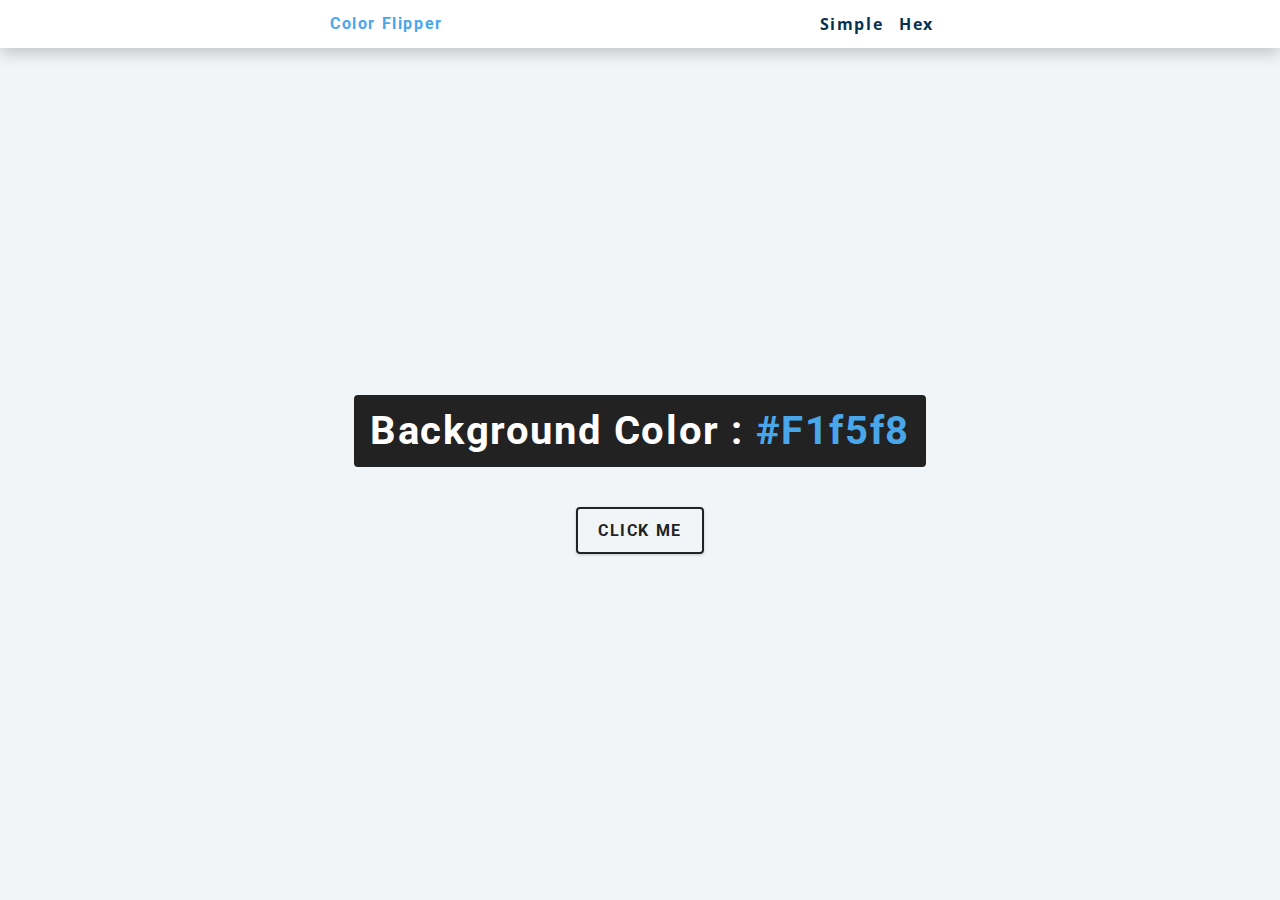
<file: color-flipper/index.html>
<!DOCTYPE html>
<html lang="en">
  <head>
    <meta charset="UTF-8" />
    <meta name="viewport" content="width=device-width, initial-scale=1.0" />
    <title>Color Flipper || Simple</title>

    <!-- styles -->
    <link rel="stylesheet" href="styles.css" />
  </head>
  <body>
    <nav>
      <div class="nav-center">
        <h4 href="index.html">color flipper</h4>
        <ul class="nav-links">
          <li><a href="index.html">simple</a></li>
          <li><a href="hex.html">hex</a></li>
        </ul>
      </div>
    </nav>
    <main>
      <div class="container">
        <h2>background color : <span class="color">#f1f5f8</span></h2>
        <button class="btn btn-hero" id="btn">click me</button>
      </div>
    </main>
    <!-- javascript -->
    <script src="script.js"></script>
  </body>
</html>
</file>
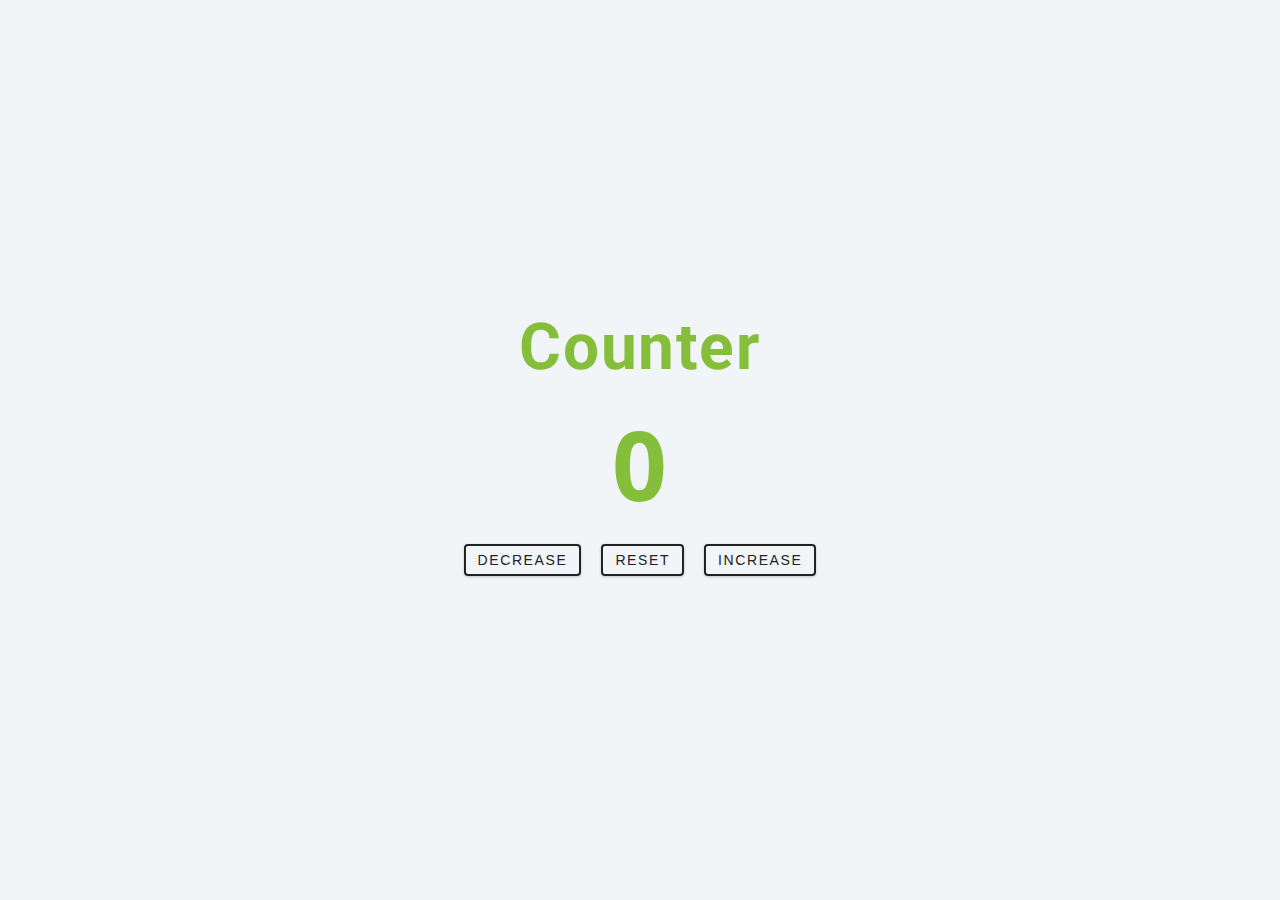
<file: Counter/index.html>
<!DOCTYPE html>
<html lang="en">
<head>
    <meta charset="UTF-8">
    <meta http-equiv="X-UA-Compatible" content="IE=edge">
    <meta name="viewport" content="width=device-width, initial-scale=1.0">
    <title>Counter</title>
    <link rel="stylesheet" href="styles.css">
</head>
<body>
    <main>
        <div class="container">
            <h1>Counter</h1>
            <span id="value">0</span>
            <div class="button-container">
                <button class="btn decrease">decrease</button>
                <button class="btn reset">reset</button>
                <button class="btn increase">increase</button>
            </div>
        </div>
    </main>

    <script src="script.js"></script>
</body>
</html>
</file>
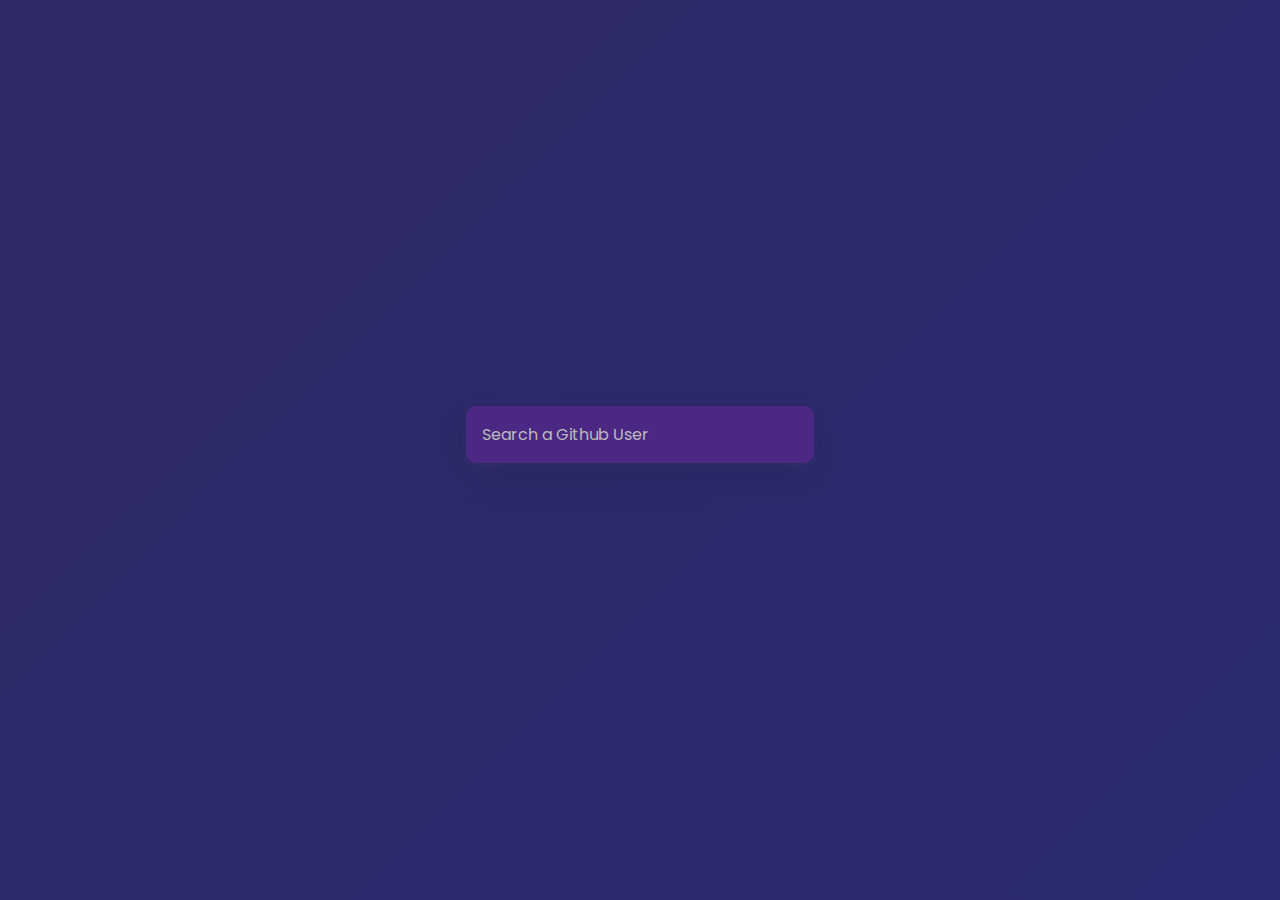
<file: github-profiles/index.html>
<!DOCTYPE html>
<html lang="en">
<head>
    <meta charset="UTF-8">
    <meta http-equiv="X-UA-Compatible" content="IE=edge">
    <meta name="viewport" content="width=device-width, initial-scale=1.0">
    <title>Github Profiles</title>
    <link rel="stylesheet" href="styles.css">
    <script src="script.js" defer></script>
</head>
<body>
    <form id="form">
        <input type="text" id="search" placeholder="Search a Github User">
    </form>
    <main id="main"></main>
</body>
</html>
</file>
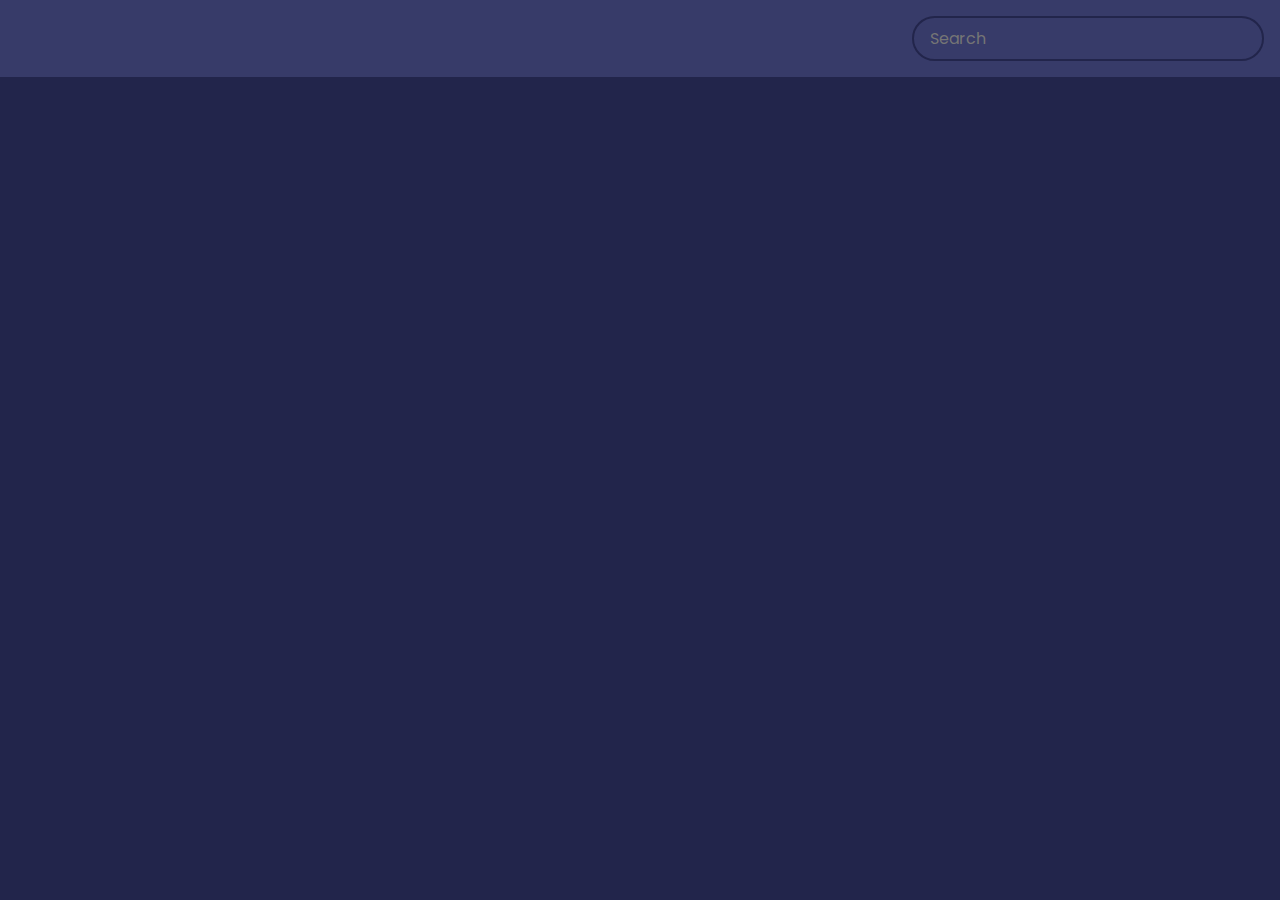
<file: movie-app/index.html>
<!DOCTYPE html>
<html lang="en">
<head>
    <meta charset="UTF-8">
    <meta http-equiv="X-UA-Compatible" content="IE=edge">
    <meta name="viewport" content="width=device-width, initial-scale=1.0">
    <title>Movie App</title>
    <link rel="stylesheet" href="styles.css">
    <script src="script.js" defer></script>
</head>
<body>
    <header>
        <form id="form">
        <input type="text" id="search" class="search" placeholder="Search">
        </form>
    </header>
    <main id="main"></main>
</body>
</html>
</file>
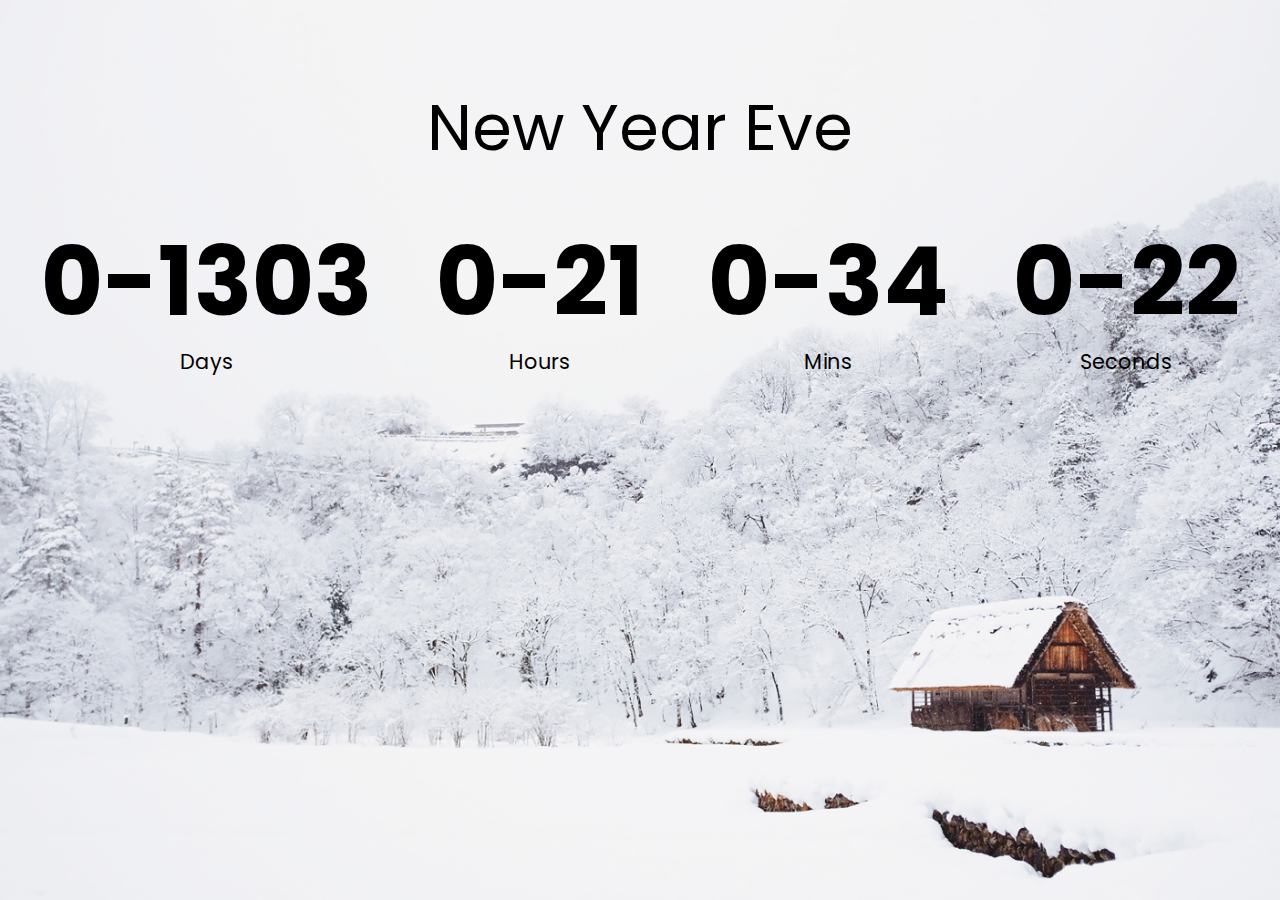
<file: newyear-timer/index.html>
<!DOCTYPE html>
<html lang="en">
<head>
    <meta charset="UTF-8">
    <meta http-equiv="X-UA-Compatible" content="IE=edge">
    <meta name="viewport" content="width=device-width, initial-scale=1.0">
    <title>Countdown Timer</title>
    <link rel="stylesheet" href="styles.css">
</head>
<body>
    
    <h1>New Year Eve</h1>

    <div class="countdown-container">
        <div class="countdown-el days">
            <p class="big-text" id="days">0</p>
            <span>Days</span>
        </div>
        <div class="countdown-el hours">
            <p class="big-text" id="hours">0</p>
            <span>Hours</span>
        </div>
        <div class="countdown-el mins-c">
            <p class="big-text" id="mins">0</p>
            <span>Mins</span>
        </div>
        <div class="countdown-el seconds-c">
            <p class="big-text" id="seconds">0</p>
            <span>Seconds</span>
        </div>
    </div>

    <script src="script.js"></script>
</body>
</html>
</file>
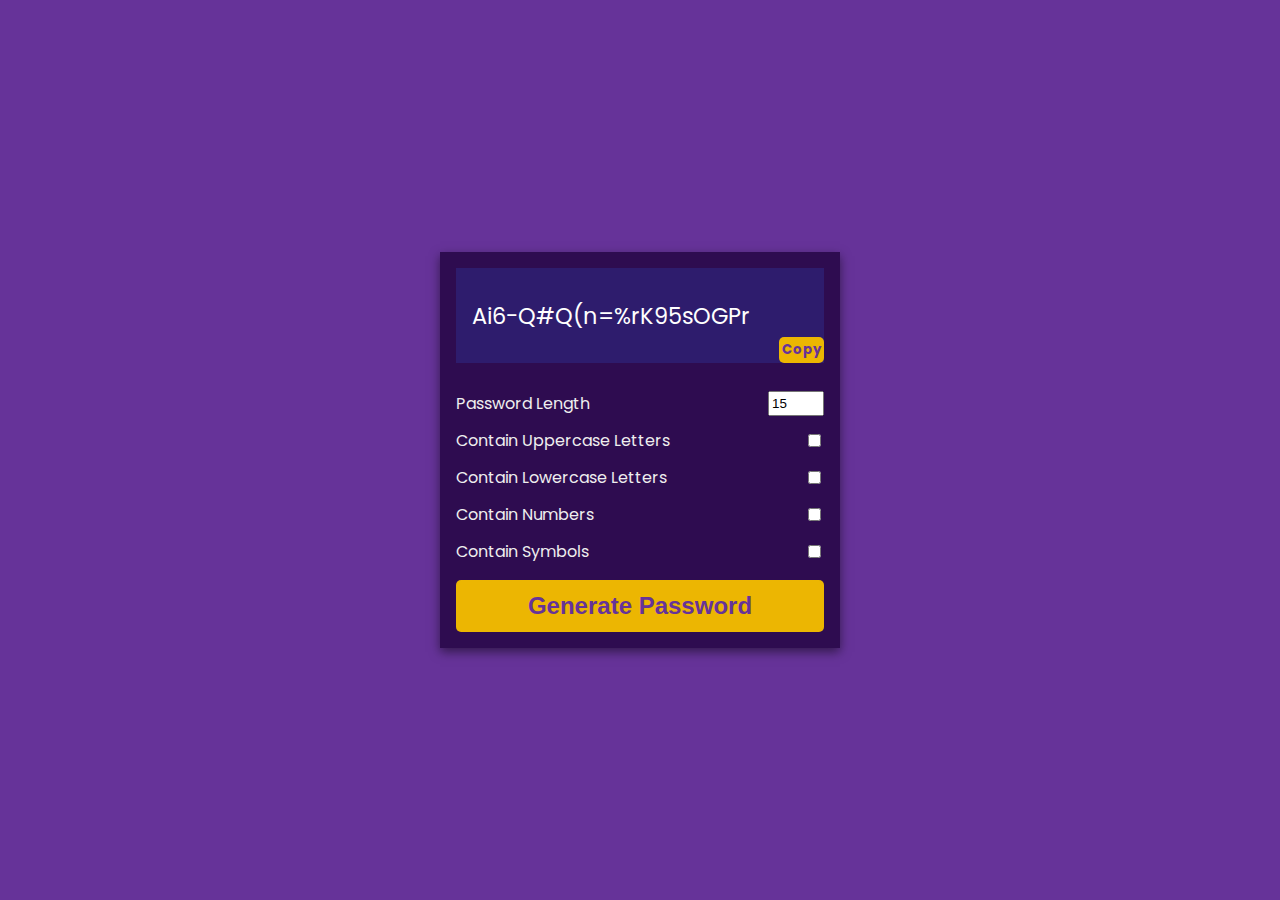
<file: password-generator/index.html>
<!DOCTYPE html>
<html lang="en">
<head>
    <meta charset="UTF-8">
    <meta http-equiv="X-UA-Compatible" content="IE=edge">
    <meta name="viewport" content="width=device-width, initial-scale=1.0">
    <title>Password Generator</title>
    <link rel="stylesheet" href="styles.css">
    <script src="script.js" defer></script>
</head>
<body>
    <div class="pw-container">
        <div class="pw-header">
            <div class="pw">
                <span id="pw">Ai6-Q#Q(n=%rK95sOGPr</span>
                <button id="copy">Copy</button>
            </div>
        </div>
        <div class="pw-body">
            <div class="form-control">
                <label for="len">Password Length</label>
                <input type="number" id="len" value="15" min="4" max="30">
            </div>
            <div class="form-control">
                <label for="upper">Contain Uppercase Letters</label>
                <input type="checkbox" id="upper">
            </div>
            <div class="form-control">
                <label for="len">Contain Lowercase Letters</label>
                <input type="checkbox" id="lower">
            </div>
            <div class="form-control">
                <label for="number">Contain Numbers</label>
                <input type="checkbox" id="number">
            </div>
            <div class="form-control">
                <label for="len">Contain Symbols</label>
                <input type="checkbox" id="symbol">
            </div> 
            <button class="generate" id="generate">Generate Password</button>
        </div>
    </div>
</body>
</html>
</file>
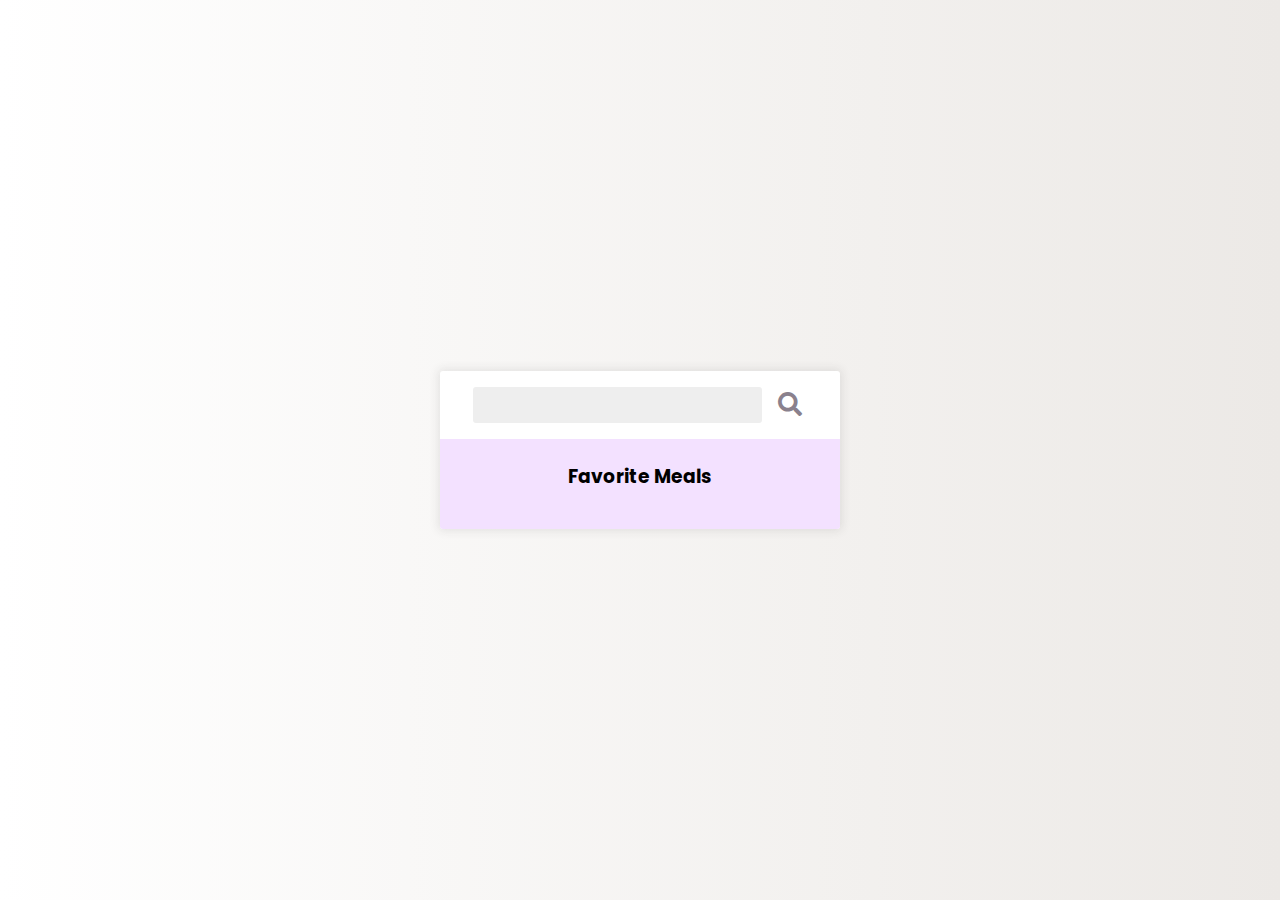
<file: recipie-app/index.html>
<!DOCTYPE html>
<html lang="en">
<head>
    <meta charset="UTF-8">
    <meta http-equiv="X-UA-Compatible" content="IE=edge">
    <meta name="viewport" content="width=device-width, initial-scale=1.0">
    <title>Recipie App</title>
    <link rel="stylesheet" href="https://cdnjs.cloudflare.com/ajax/libs/font-awesome/5.14.0/css/all.min.css">
    <link rel="stylesheet" href="styles.css">
    <script src="script.js" defer></script>
</head>
<body>
    <div class="mobile-container">
        <header>
            <input type="text" name="meal" id="search-term">
            <button id="search" name="meal" type="submit"><i class="fas fa-search"></i></button>
        </header>
        <div class="fav-container">
            <h3>Favorite Meals</h3>
            <ul class="fav-meals" id="fav-meals"></ul>
        </div>
        <div class="meals" id="meals"></div>
    </div>

    <div class="popup-container hidden" id="meal-popup">
        <div class="popup">
            <button id="close-popup" class="close-popup">
                <i class="fas fa-times"></i>
            </button>
            <div class="meal-info" id="meal-info"></div>
        </div>
    </div>
</body>
</html>
</file>
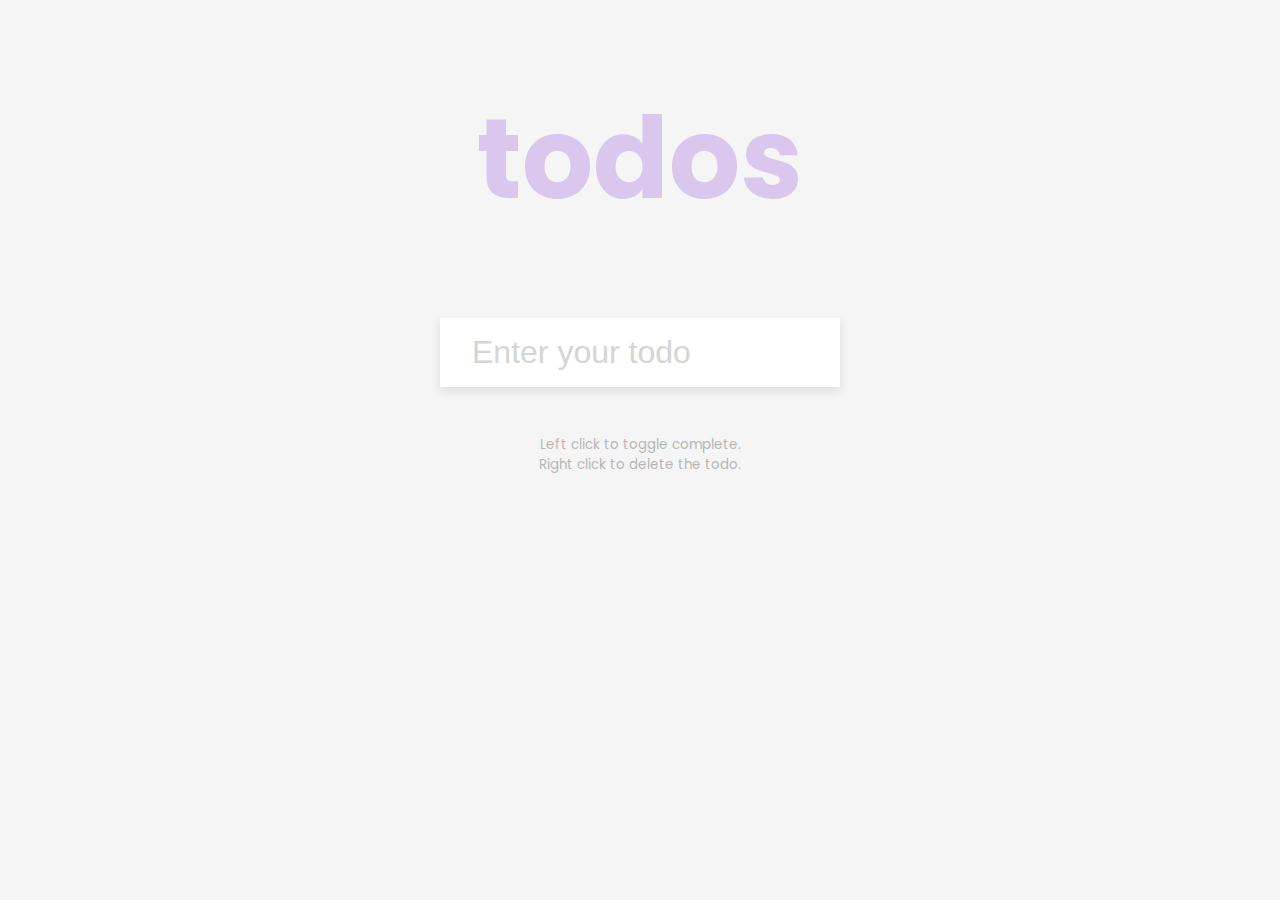
<file: todo-app/index.html>
<!DOCTYPE html>
<html lang="en">
<head>
    <meta charset="UTF-8">
    <meta http-equiv="X-UA-Compatible" content="IE=edge">
    <meta name="viewport" content="width=device-width, initial-scale=1.0">
    <title>Todo App</title>
    <link rel="stylesheet" href="styles.css">
    <script src="script.js" defer></script>
</head>
<body>
    <h1>todos</h1>
    <form id="form"><input type="text" id="input" class="input" placeholder="Enter your todo" autocomplete="off">
    <ul class="todos" id="todos"></ul>
    </form>
    <small>Left click to toggle complete. <br> Right click to delete the todo.</small>
</body>
</html>
</file>
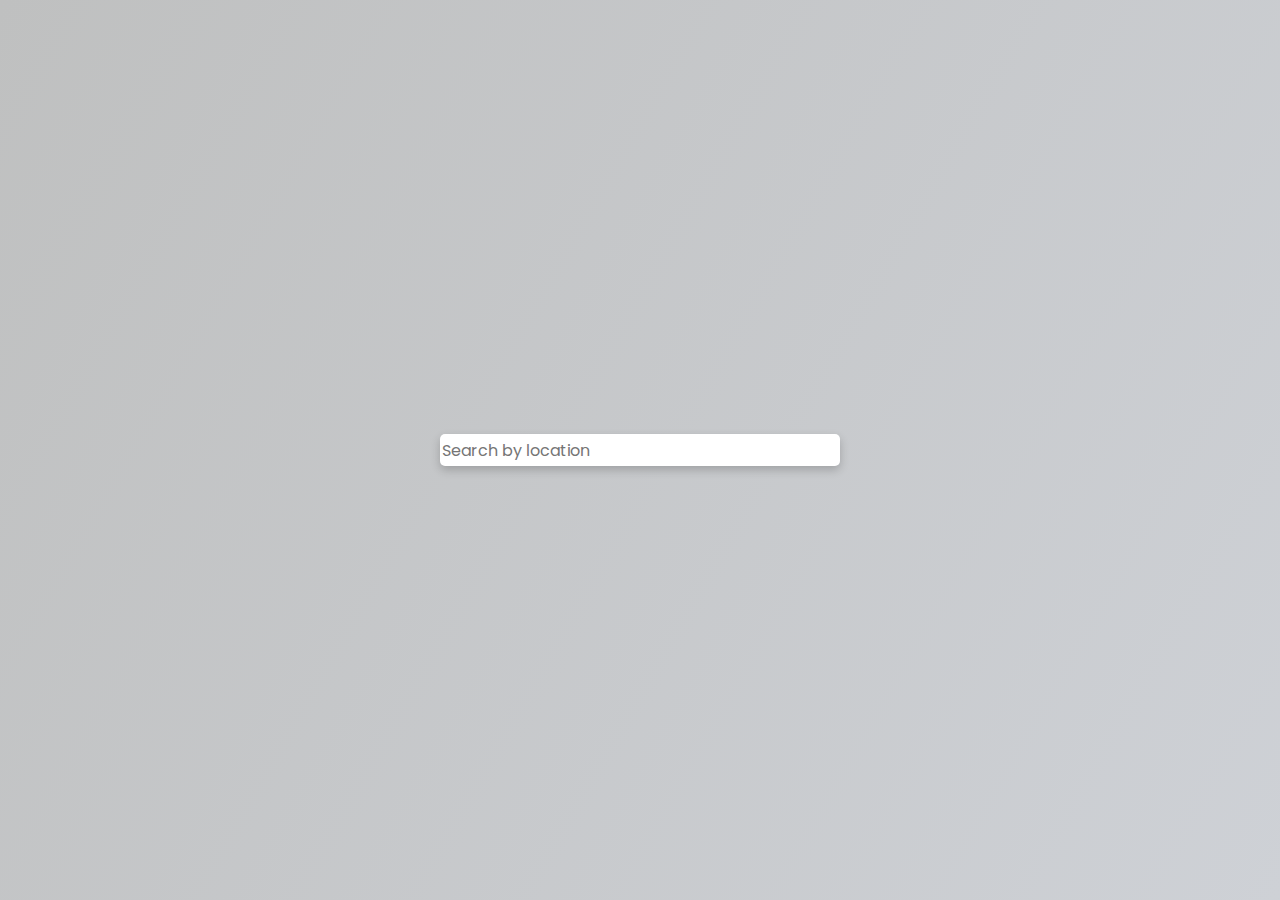
<file: weather-app/index.html>
<!DOCTYPE html>
<html lang="en">
<head>
    <meta charset="UTF-8">
    <meta http-equiv="X-UA-Compatible" content="IE=edge">
    <meta name="viewport" content="width=device-width, initial-scale=1.0">
    <title>Weather App</title>
    <link rel="stylesheet" href="styles.css">
    <script src="script.js" defer></script>
</head>
<body>
    <form id="form">
        <input type="text" id="search" placeholder="Search by location" autocomplete="off">
    </form>
    <main class="main" id="main">
        
    </main>
</body>
</html>
</file>
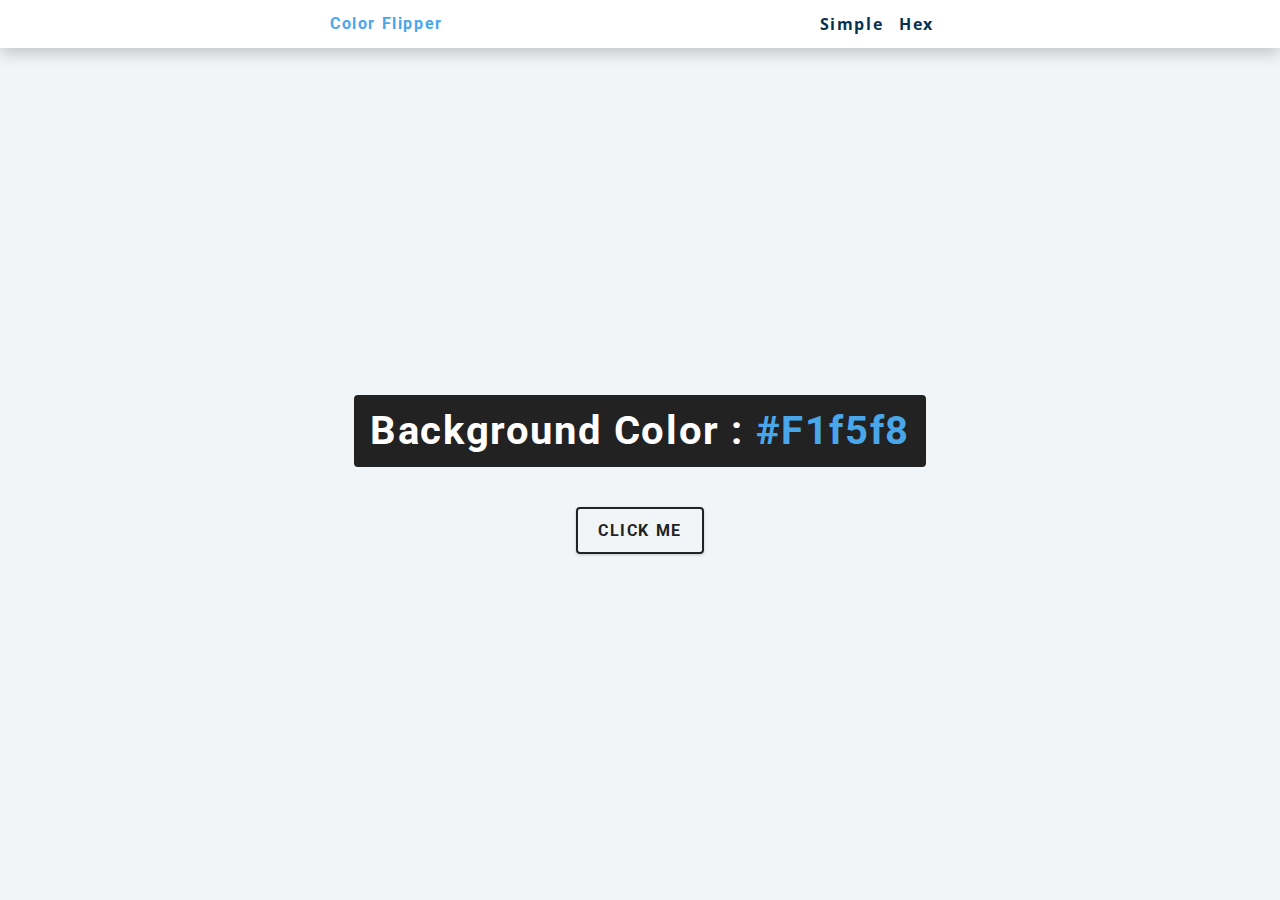
<file: color-flipper/hex.html>
<!DOCTYPE html>
<html lang="en">
  <head>
    <meta charset="UTF-8" />
    <meta name="viewport" content="width=device-width, initial-scale=1.0" />
    <title>Color Flipper || Hex</title>

    <!-- styles -->
    <link rel="stylesheet" href="styles.css" />
  </head>

  <body>
    <nav>
      <div class="nav-center">
        <h4 href="index.html">color flipper</h4>
        <ul class="nav-links">
          <li><a href="index.html">simple</a></li>
          <li><a href="hex.html">hex</a></li>
        </ul>
      </div>
    </nav>
    <main>
      <div class="container">
        <h2>background color : <span class="color">#f1f5f8</span></h2>
        <button class="btn btn-hero" id="btn">click me</button>
      </div>
    </main>
    <!-- javascript -->
    <script src="hex.js"></script>
  </body>
</html>
</file>
<file: color-flipper/styles.css>
@import url("https://fonts.googleapis.com/css?family=Open+Sans|Roboto:400,700&display=swap");

:root {
    /* dark shades of primary color*/
    --clr-primary-1: hsl(205, 86%, 17%);
    --clr-primary-2: hsl(205, 77%, 27%);
    --clr-primary-3: hsl(205, 72%, 37%);
    --clr-primary-4: hsl(205, 63%, 48%);
    /* primary/main color */
    --clr-primary-5: hsl(205, 78%, 60%);
    /* lighter shades of primary color */
    --clr-primary-6: hsl(205, 89%, 70%);
    --clr-primary-7: hsl(205, 90%, 76%);
    --clr-primary-8: hsl(205, 86%, 81%);
    --clr-primary-9: hsl(205, 90%, 88%);
    --clr-primary-10: hsl(205, 100%, 96%);
    /* darkest grey - used for headings */
    --clr-grey-1: hsl(209, 61%, 16%);
    --clr-grey-2: hsl(211, 39%, 23%);
    --clr-grey-3: hsl(209, 34%, 30%);
    --clr-grey-4: hsl(209, 28%, 39%);
    /* grey used for paragraphs */
    --clr-grey-5: hsl(210, 22%, 49%);
    --clr-grey-6: hsl(209, 23%, 60%);
    --clr-grey-7: hsl(211, 27%, 70%);
    --clr-grey-8: hsl(210, 31%, 80%);
    --clr-grey-9: hsl(212, 33%, 89%);
    --clr-grey-10: hsl(210, 36%, 96%);
    --clr-white: #fff;
    --clr-red-dark: hsl(360, 67%, 44%);
    --clr-red-light: hsl(360, 71%, 66%);
    --clr-green-dark: hsl(125, 67%, 44%);
    --clr-green-light: hsl(125, 71%, 66%);
    --clr-black: #222;
    --ff-primary: "Roboto", sans-serif;
    --ff-secondary: "Open Sans", sans-serif;
    --transition: all 0.3s linear;
    --spacing: 0.1rem;
    --radius: 0.25rem;
    --light-shadow: 0 5px 15px rgba(0, 0, 0, 0.1);
    --dark-shadow: 0 5px 15px rgba(0, 0, 0, 0.2);
    --max-width: 1170px;
    --fixed-width: 620px;
  }
  /*
  =============== 
  Global Styles
  ===============
  */
  
  *,
  ::after,
  ::before {
    margin: 0;
    padding: 0;
    box-sizing: border-box;
  }
  body {
    font-family: var(--ff-secondary);
    background: var(--clr-grey-10);
    color: var(--clr-grey-1);
    line-height: 1.5;
    font-size: 0.875rem;
  }
  ul {
    list-style-type: none;
  }
  a {
    text-decoration: none;
  }
  h1,
  h2,
  h3,
  h4 {
    letter-spacing: var(--spacing);
    text-transform: capitalize;
    line-height: 1.25;
    margin-bottom: 0.75rem;
    font-family: var(--ff-primary);
  }
  h1 {
    font-size: 3rem;
  }
  h2 {
    font-size: 2rem;
  }
  h3 {
    font-size: 1.25rem;
  }
  h4 {
    font-size: 0.875rem;
  }
  p {
    margin-bottom: 1.25rem;
    color: var(--clr-grey-5);
  }
  @media screen and (min-width: 800px) {
    h1 {
      font-size: 4rem;
    }
    h2 {
      font-size: 2.5rem;
    }
    h3 {
      font-size: 1.75rem;
    }
    h4 {
      font-size: 1rem;
    }
    body {
      font-size: 1rem;
    }
    h1,
    h2,
    h3,
    h4 {
      line-height: 1;
    }
  }
  /*  global classes */
  
  /* section */
  .section {
    padding: 5rem 0;
  }
  
  .section-center {
    width: 90vw;
    margin: 0 auto;
    max-width: 1170px;
  }
  @media screen and (min-width: 992px) {
    .section-center {
      width: 95vw;
    }
  }
  main {
    min-height: 100vh;
    display: grid;
    place-items: center;
  }
  
  /*
  =============== 
  Nav
  ===============
  */
  nav {
    background: var(--clr-white);
    height: 3rem;
    display: grid;
    align-items: center;
    box-shadow: var(--dark-shadow);
  }
  .nav-center {
    width: 90vw;
    max-width: var(--fixed-width);
    margin: 0 auto;
    display: flex;
    align-items: center;
    justify-content: space-between;
  }
  .nav-center h4 {
    margin-bottom: 0;
    color: var(--clr-primary-5);
  }
  .nav-links {
    display: flex;
  }
  nav a {
    text-transform: capitalize;
    font-weight: 700;
    font-size: 1rem;
    color: var(--clr-primary-1);
    letter-spacing: var(--spacing);
    margin-right: 1rem;
  }
  nav a:hover {
    color: var(--clr-primary-5);
  }
  /*
  =============== 
  Container
  ===============
  */
  main {
    min-height: calc(100vh - 3rem);
    display: grid;
    place-items: center;
  }
  .container {
    text-align: center;
  }
  .container h2 {
    background: var(--clr-black);
    color: var(--clr-white);
    padding: 1rem;
    border-radius: var(--radius);
    margin-bottom: 2.5rem;
  }
  .color {
    color: var(--clr-primary-5);
  }
  .btn-hero {
    font-family: var(--ff-primary);
    text-transform: uppercase;
    background: transparent;
    color: var(--clr-black);
    letter-spacing: var(--spacing);
    display: inline-block;
    font-weight: 700;
    transition: var(--transition);
    border: 2px solid var(--clr-black);
    cursor: pointer;
    box-shadow: 0 1px 3px rgba(0, 0, 0, 0.2);
    border-radius: var(--radius);
    font-size: 1rem;
    padding: 0.75rem 1.25rem;
  }
  .btn-hero:hover {
    color: var(--clr-white);
    background: var(--clr-black);
  }

  h4{
    cursor: pointer;
  }
</file>
<file: Counter/styles.css>
@import url("https://fonts.googleapis.com/css?family=Open+Sans|Roboto:400,700&display=swap");

:root {
    /* dark shades of primary color*/
    --clr-primary-1: hsl(205, 86%, 17%);
    --clr-primary-2: hsl(205, 77%, 27%);
    --clr-primary-3: hsl(205, 72%, 37%);
    --clr-primary-4: hsl(205, 63%, 48%);
    /* primary/main color */
    --clr-primary-5: hsl(205, 78%, 60%);
    /* lighter shades of primary color */
    --clr-primary-6: hsl(205, 89%, 70%);
    --clr-primary-7: hsl(205, 90%, 76%);
    --clr-primary-8: hsl(205, 86%, 81%);
    --clr-primary-9: hsl(205, 90%, 88%);
    --clr-primary-10: hsl(205, 100%, 96%);
    /* darkest grey - used for headings */
    --clr-grey-1: hsl(209, 61%, 16%);
    --clr-grey-2: hsl(211, 39%, 23%);
    --clr-grey-3: hsl(209, 34%, 30%);
    --clr-grey-4: hsl(209, 28%, 39%);
    /* grey used for paragraphs */
    --clr-grey-5: hsl(210, 22%, 49%);
    --clr-grey-6: hsl(209, 23%, 60%);
    --clr-grey-7: hsl(211, 27%, 70%);
    --clr-grey-8: hsl(210, 31%, 80%);
    --clr-grey-9: hsl(212, 33%, 89%);
    --clr-grey-10: hsl(210, 36%, 96%);
    --clr-white: #fff;
    --clr-red-dark: hsl(360, 67%, 44%);
    --clr-red-light: hsl(360, 71%, 66%);
    --clr-green-dark: hsl(125, 67%, 44%);
    --clr-green-light: hsl(125, 71%, 66%);
    --clr-black: #222;
    --ff-primary: "Roboto", sans-serif;
    --ff-secondary: "Open Sans", sans-serif;
    --transition: all 0.3s linear;
    --spacing: 0.1rem;
    --radius: 0.25rem;
    --light-shadow: 0 5px 15px rgba(0, 0, 0, 0.1);
    --dark-shadow: 0 5px 15px rgba(0, 0, 0, 0.2);
    --max-width: 1170px;
    --fixed-width: 620px;
  }
  /*
  =============== 
  Global Styles
  ===============
  */
  
  *,
  ::after,
  ::before {
    margin: 0;
    padding: 0;
    box-sizing: border-box;
  }
  body {
    font-family: var(--ff-secondary);
    background: var(--clr-grey-10);
    color: rgb(133, 190, 59);
    line-height: 1.5;
    font-size: 0.875rem;
  }
  ul {
    list-style-type: none;
  }
  a {
    text-decoration: none;
  }
  h1,
  h2,
  h3,
  h4 {
    letter-spacing: var(--spacing);
    text-transform: capitalize;
    line-height: 1.25;
    margin-bottom: 0.75rem;
    font-family: var(--ff-primary);
  }
  h1 {
    font-size: 3rem;
  }
  h2 {
    font-size: 2rem;
  }
  h3 {
    font-size: 1.25rem;
  }
  h4 {
    font-size: 0.875rem;
  }
  p {
    margin-bottom: 1.25rem;
    color: var(--clr-grey-5);
  }
  @media screen and (min-width: 800px) {
    h1 {
      font-size: 4rem;
    }
    h2 {
      font-size: 2.5rem;
    }
    h3 {
      font-size: 1.75rem;
    }
    h4 {
      font-size: 1rem;
    }
    body {
      font-size: 1rem;
    }
    h1,
    h2,
    h3,
    h4 {
      line-height: 1;
    }
  }
  /*  global classes */
  
  /* section */
  .section {
    padding: 5rem 0;
  }
  
  .section-center {
    width: 90vw;
    margin: 0 auto;
    max-width: 1170px;
  }
  @media screen and (min-width: 992px) {
    .section-center {
      width: 95vw;
    }
  }
  main {
    min-height: 100vh;
    display: grid;
    place-items: center;
  }
  
  /*
  =============== 
  Counter
  ===============
  */
  
  main {
    min-height: 100vh;
    display: grid;
    place-items: center;
  }
  .container {
    text-align: center;
  }
  #value {
    font-size: 6rem;
    font-weight: bold;
  }
  .btn {
    text-transform: uppercase;
    background: transparent;
    color: var(--clr-black);
    padding: 0.375rem 0.75rem;
    letter-spacing: var(--spacing);
    display: inline-block;
    transition: var(--transition);
    font-size: 0.875rem;
    border: 2px solid var(--clr-black);
    cursor: pointer;
    box-shadow: 0 1px 3px rgba(0, 0, 0, 0.2);
    border-radius: var(--radius);
    margin: 0.5rem;
  }
  .btn:hover {
    color: var(--clr-white);
    background: var(--clr-black);
  }
</file>
<file: github-profiles/styles.css>
@import url("https://fonts.googleapis.com/css2?family=Poppins:wght@200;400;600&display=swap");

* {
    box-sizing: border-box;
}

body {
    background-color: #2a2a72;
    background-image: linear-gradient(315deg, #2a2a72 0%, #2e2a68 74%);
    display: flex;
    flex-direction: column;
    align-items: center;
    justify-content: center;
    font-family: "Poppins", sans-serif;
    margin: 0;
    min-height: 100vh;
}

input {
    background-color: #4c2885;
    border-radius: 10px;
    border: none;
    box-shadow: 0 5px 10px rgba(154, 160, 185, 0.05),
        0 15px 40px rgba(0, 0, 0, 0.1);
    color: white;
    font-family: inherit;
    font-size: 1rem;
    padding: 1rem;
    margin-bottom: 2rem;
}

input::placeholder {
    color: #bbb;
}

input:focus {
    outline: none;
}

.card {
    background-color: #4c2885;
    background-image: linear-gradient(315deg, #4c2885 0%, #4c11ac 100%);
    border-radius: 20px;
    box-shadow: 0 5px 10px rgba(154, 160, 185, 0.05),
        0 15px 40px rgba(0, 0, 0, 0.1);
    display: flex;
    padding: 3rem;
    max-width: 800px;
}

.avatar {
    border: 10px solid #2a2a72;
    border-radius: 50%;
    height: 150px;
    width: 150px;
}

.user-info {
    color: #eee;
    margin-left: 2rem;
}

.user-info h2 {
    margin-top: 0;
}

.user-info ul {
    display: flex;
    justify-content: space-between;
    list-style-type: none;
    padding: 0;
    max-width: 400px;
}

.user-info ul li {
    display: flex;
    align-items: center;
}

.user-info ul li strong {
    font-size: 0.9rem;
    margin-left: 0.5rem;
}

.repo {
    background-color: #2a2a72;
    border-radius: 5px;
    display: inline-block;
    color: white;
    font-size: 0.7rem;
    padding: 0.25rem 0.5rem;
    margin-right: 0.5rem;
    margin-bottom: 0.5rem;
    text-decoration: none;
}
</file>
<file: movie-app/styles.css>
@import url("https://fonts.googleapis.com/css2?family=Poppins:wght@200;400;600&display=swap");

* {
    box-sizing: border-box;
}

body {
    background-color: #22254b;
    font-family: "Poppins", sans-serif;
    margin: 0;
}

header {
    background-color: #373b69;
    display: flex;
    justify-content: flex-end;
    padding: 1rem;
}

.search {
    background-color: transparent;
    border: 2px solid #22254b;
    border-radius: 50px;
    color: #fff;
    font-family: inherit;
    font-size: 1rem;
    padding: 0.5rem 1rem;
}

.search::placeholder {
    column-rule: #7378c5;
}

.search:focus {
    background-color: #22254b;
    outline: none;
}

main {
    display: flex;
    flex-wrap: wrap;
}

.movie {
    background-color: #373b69;
    border-radius: 3px;
    width: 300px;
    margin: 1rem;
    position: relative;
    overflow: hidden;
    box-shadow: 0 4px 5px rgba(0 0 0 / 0.2);
}

.movie img {
    width: 100%;
}

.movie-info {
    color: #eee;
    display: flex;
    align-items: center;
    justify-content: space-between;
    padding:  0.5rem 1rem 1rem;
    letter-spacing: 0.5px;
}

.movie-info h3 {
    margin: 0;
}

.movie-info span {
    background-color: #22254b;
    border-radius: 3px;
    font-weight: bold;
    padding: 0.25rem 0.5rem;
}

.movie-info span.green {
    color: rgb(39 189 39);
}

.movie-info span.orange {
    color: orange;
}

.movie-info span.red {
    color: rgb(189 42 42);
}

.overview {
    background-color: #fff;
    padding: 2rem;
    position: absolute;
    max-height: 100%;
    overflow: auto;
    left: 0;
    bottom: 0;
    right: 0;
    transform: translateY(101%);
    transition: transform 0.3s ease-in;
}

.overview h3 {
    margin-top: 0;
}

.movie:hover .overview {
    transform: translateY(0);
}
</file>
<file: newyear-timer/styles.css>
@import url("https://fonts.googleapis.com/css2?family=Poppins:wght@200;400;600&display=swap");

* {
    box-sizing: border-box;
}

body {
    font-family: "Poppins", sans-serif;
    margin: 0;
    background-image: url("./snow.jpg");
    background-size: cover;
    background-position: center center;
    min-height: 100vh;
    display: flex;
    flex-direction: column;
    align-items: center;
    /* justify-content: center; */
}

h1 {
    font-weight: normal;
    font-size: 4rem;
    margin-top: 5rem;
}

.countdown-container {
    display: flex;
    flex-wrap: wrap;
    align-items: center;
    justify-content: center;
}

.big-text {
    font-weight: bold;
    font-size: 6rem;
    line-height: 1;
    margin: 1rem 2rem;
}

.countdown-el {
    text-align: center;
}

.countdown-el span {
    font-size: 1.3rem;
}
</file>
<file: password-generator/styles.css>
@import url("https://fonts.googleapis.com/css2?family=Poppins:wght@200;400;600&display=swap");

* {
    box-sizing: border-box;
}

body {
    background-color: rebeccapurple;
    color: white;
    display: flex;
    align-items: center;
    justify-content: center;
    font-family: "Poppins", sans-serif;
    margin: 0;
    min-height: 100vh;
}

.pw-container {
    background-color: rgb(46 12 80);
    box-shadow: 0 4px 10px rgba(0 0 0 / 0.5);
    min-width: 400px;
}

.pw-header {
    padding: 1rem;
}

.pw {
    background-color: rgb(46, 28, 109);
    display: flex;
    font-size: 1.4rem;
    align-items: center;
    height: 95px;
    width: 100%;
    position: relative;
    padding: 1rem;
    overflow: auto;
}

.pw button {
    background-color: #ecb602;
    border: none;
    color: rebeccapurple;
    cursor: pointer;
    font-family: inherit;
    font-weight: bold;
    padding: 0.2rem;
    position: absolute;
    right: 0;
    bottom: 0;
    border-radius: 5px;
}

.pw-body {
    padding: 0 1rem 1rem;
}

.form-control {
    color: #eee;
    display: flex;
    justify-content: space-between;
    margin: 0.75rem 0;
}

.generate {
    background-color: #ecb602;
    border: none;
    color: rebeccapurple;
    cursor: pointer;
    display: block;
    font-size: 1.5rem;
    font-weight: bold;
    padding: 0.75rem;
    margin-top: 1rem;
    width: 100%;
    border-radius: 5px;
}
</file>
<file: recipie-app/styles.css>
@import url("https://fonts.googleapis.com/css2?family=Poppins:wght@200;400;600&display=swap");

* {
    box-sizing: border-box;
}

body {
    background: #ece9e6;
    background: -webkit-linear-gradient(to right, #ffffff, #ece9e6);
    background: linear-gradient(to right, #ffffff, #ece9e6);
    display: flex;
    align-items: center;
    justify-content: center;
    font-family: "Poppins", sans-serif;
    margin: 0;
    min-height: 100vh;
}

img {
    max-width: 100%;
}

.mobile-container {
    background-color: #fff;
    box-shadow: 0 0 10px 2px #3333331a;
    border-radius: 3px;
    overflow: hidden;
    width: 400px;
}

header {
    align-items: center;
    justify-content: center;
    display: flex;
    padding: 1rem;
}

header input {
    background-color: #eee;
    border: none;
    border-radius: 3px;
    font-family: inherit;
    padding: 0.5rem 1rem;
}

header button {
    background-color: transparent;
    border: none;
    color: rgb(138 129 141);
    font-size: 1.5rem;
    margin-left: 10px;
    cursor: pointer;
}

.fav-container {
    background-color: rgb(243 225 255);
    padding: 0.25rem 1rem;
    text-align: center;
}

.fav-meals {
    display: flex;
    flex-wrap: wrap;
    justify-content: center;
    list-style-type: none;
    padding: 0;
}

.fav-meals li {
    cursor: pointer;
    position: relative;
    margin: 5px;
    width: 75px;
}

.fav-meals li .clear {
    background-color: transparent;
    border: none;
    cursor: pointer;
    opacity: 0;
    position: absolute;
    top: -0.5rem;
    right: -0.5rem;
    font-size: 1.2rem;
}

.fav-meals li:hover .clear {
    opacity: 1;
}

.fav-meals li img {
    border: 2px solid #ffffff;
    border-radius: 50%;
    box-shadow: 0 0 10px 2px #3333331a;
    object-fit: cover;
    height: 70px;
    width: 70px;
}

.fav-meals li span {
    display: inline-block;
    font-size: 0.9rem;
    white-space: nowrap;
    overflow: hidden;
    text-overflow: ellipsis;
    width: 75px;
}

.meal {
    border-radius: 3px;
    box-shadow: 0 0 10px 2px #3333331a;
    cursor: pointer;
    margin: 1.5rem;
    overflow: hidden;
}

.meal-header {
    position: relative;
}

.meal-header .random {
    position: absolute;
    top: 1rem;
    background-color: #fff;
    padding: 0.25rem 1rem;
    border-top-right-radius: 3px;
    border-bottom-right-radius: 3px;
}

.meal-header img {
    object-fit: cover;
    height: 250px;
    width: 100%;
}

.meal-body {
    display: flex;
    align-items: center;
    justify-content: space-between;
    padding: 1rem;
}

.meal-body h4 {
    margin: 0;
}

.meal-body .fav-btn {
    border: none;
    background-color: transparent;
    color: rgb(197 188 188);
    cursor: pointer;
    font-size: 1.2rem;
}

.meal-body .fav-btn.active {
    color: rgb(213, 15, 15);
}

.popup-container {
    background-color: rgba(0 0 0 / 0.5);
    display: flex;
    align-items: center;
    justify-content: center;
    position: fixed;
    left: 0;
    right: 0;
    top: 0;
    bottom: 0;
}

.popup-container.hidden {
    opacity: 0;
    pointer-events: none;
}

.popup {
    background-color: #fff;
    border-radius: 5px;
    padding: 0 2rem;
    position: relative;
    overflow: auto;
    max-height: 100vh;
    max-width: 600px;
    width: 100%;
}

.popup .close-popup {
    background-color: transparent;
    border: none;
    cursor: pointer;
    font-size: 1.5rem;
    position: absolute;
    top: 1rem;
    right: 1rem;
}

.meal-info h1 {
    text-align: center;
}
</file>
<file: todo-app/styles.css>
@import url("https://fonts.googleapis.com/css2?family=Poppins:wght@200;400;600&display=swap");

* {
    box-sizing: border-box;
}

body {
    background-color: #f5f5f5;
    color: #444;
    display: flex;
    align-items: center;
    flex-direction: column;
    font-family: "Poppins", sans-serif;
    margin: 0;
    min-height: 100vh;
}

h1 {
    color: rgb(179 131 226);
    font-size: 7rem;
    text-align: center;
    opacity: 0.4;
}

form {
    box-shadow: 0 4px 10px rgba(0 0 0 / 0.1);
    max-width: 100%;
    width: 400px;
}

input {
    border: none;
    color: #444;
    font-size: 2rem;
    padding: 1rem 2rem;
    display: block;
    width: 100%;
}

.input::placeholder {
    color: #d5d5d5;
}

.todos {
    background-color: #fff;
    padding: 0;
    margin: 0;
    list-style-type: none;
}

.todos li {
    border-top: 1px solid #e5e5e5;
    cursor: pointer;
    font-size: 1.5rem;
    padding: 1rem 2rem;
}

.todos li.completed {
    color: #b6b6b6;
    text-decoration: line-through;
}

small {
    color: #b5b5b5;
    margin-top: 3rem;
    text-align: center;
}
</file>
<file: weather-app/styles.css>
@import url("https://fonts.googleapis.com/css2?family=Poppins:wght@200;400;600&display=swap");

* {
    box-sizing: border-box;
}

body {
    background: linear-gradient(300deg, #ced1d6, #bfc0c0);
    font-family: "Poppins", sans-serif;
    display: flex;
    flex-direction: column;
    align-items: center;
    justify-content: center;
    margin: 0;
    min-height: 100vh;
}

input {
    background-color: #fff;
    border: none;
    border-radius: 5px;
    box-shadow: 0 4px 10px rgba(0 0 0 / 0.2);
    font-family: inherit;
    font-size: 1rem;
    height: 2rem;
    min-width: 400px;
}

input:focus {
    outline: none;
}

/* .weather {
    font-size: 2rem;
    text-align: center;
}

.weather h2 {
    display: flex;
    align-items: center;
    margin-bottom: 0;
} */

.main {
    display: flex;
    flex-direction: column;
    margin: 0;
    padding: 0;
    min-width: 400px;
}

.top1 {
    display: flex;
    flex-direction: row;
    justify-content: space-between;
    padding: 0 1rem;
    margin: 0;
    align-items: center;
}

.top2 {
    display: flex;
    flex-direction: row;
    justify-content: space-between;
    padding: 0 1rem;
    margin: 0;
    align-items: center;
}

.top3 {
    display: flex;
    flex-direction: row;
    justify-content: space-between;
    padding: 0 1rem;
    margin: 0;
    align-items: center;
}

.top4 {
    display: flex;
    flex-direction: row;
    justify-content: space-between;
    padding: 0 1rem;
    margin: 0;
    align-items: center;
}

.top4 {
    display: flex;
    flex-direction: row;
    justify-content: space-between;
    padding: 0 1rem;
    margin: 0;
    align-items: center;
}

.top5 {
    display: flex;
    justify-content: center;
    align-items: center;
    padding: 0 1rem;
    margin: 0;
    font-weight: bold;
}

.deg {
    display: flex;
    flex-direction: row;
    align-items: center;
    justify-content: center;
    margin: 0 0 0 -4rem;
}
</file>
